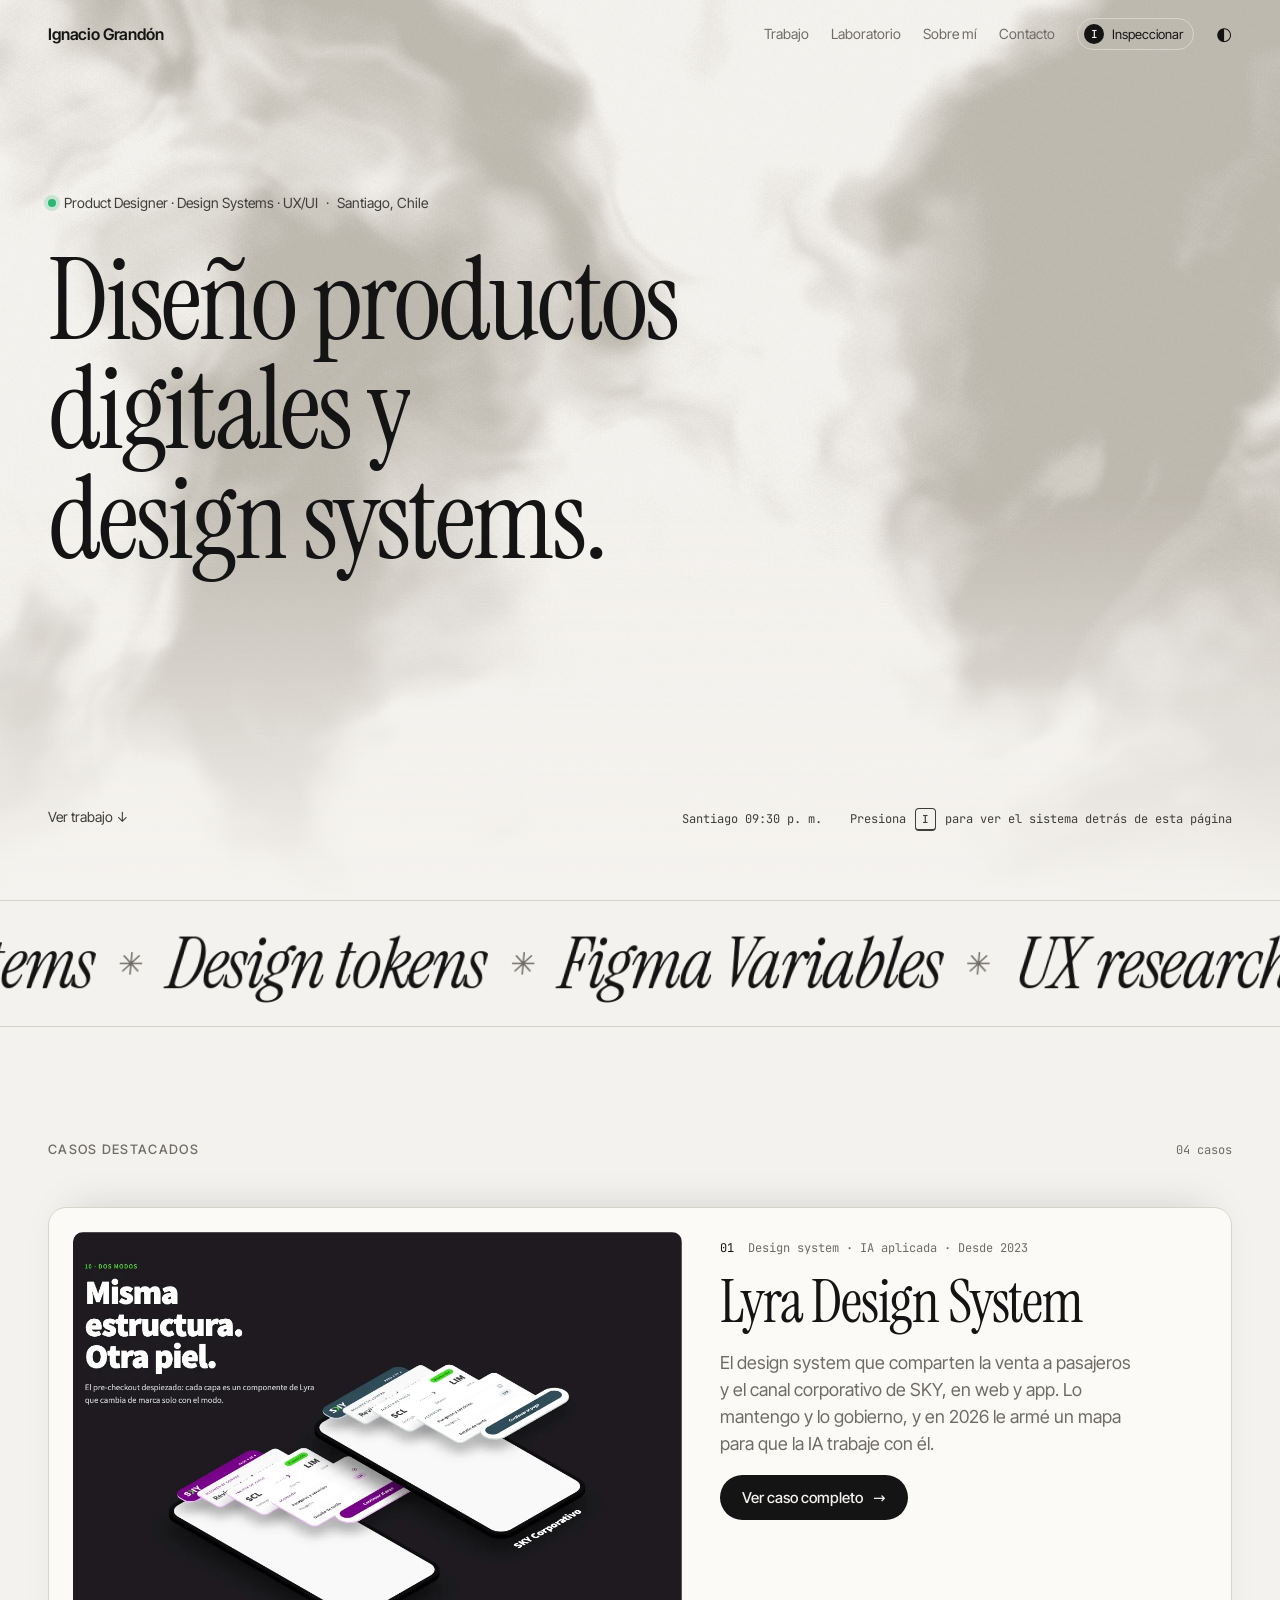
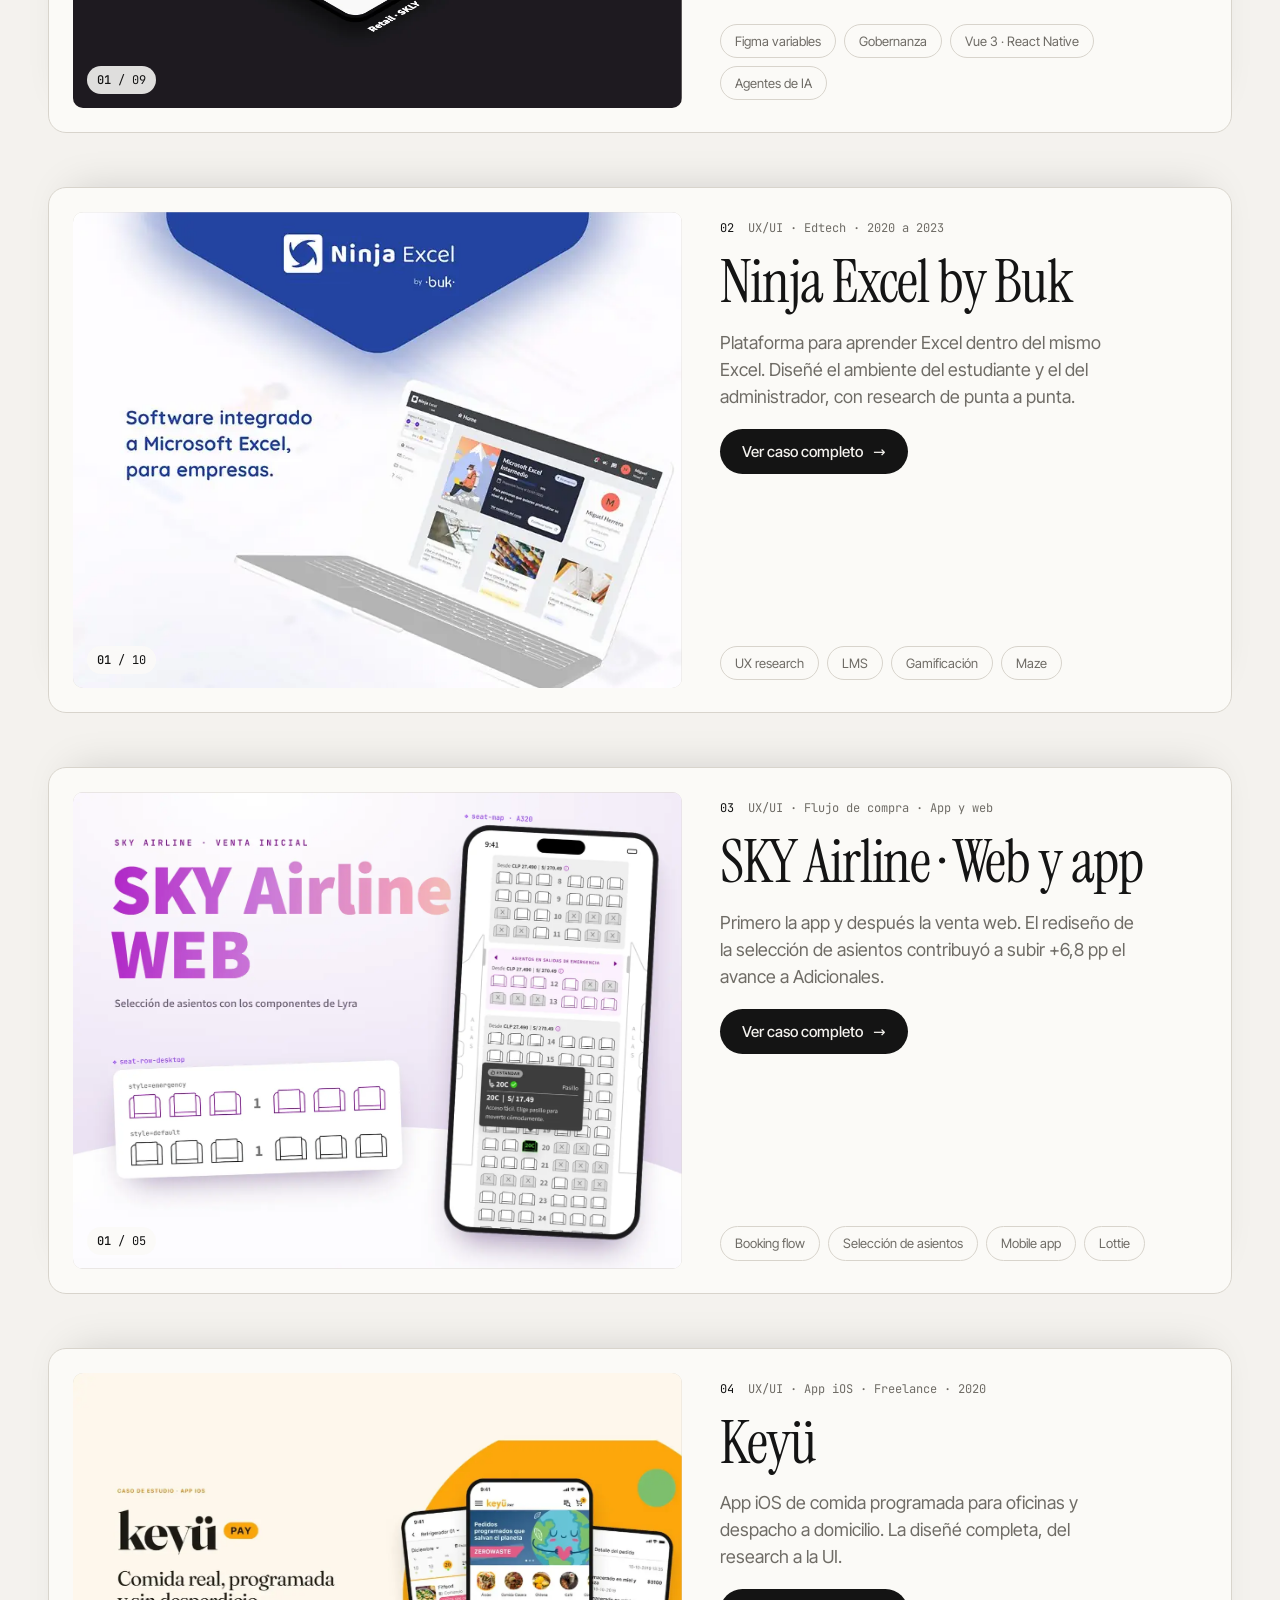
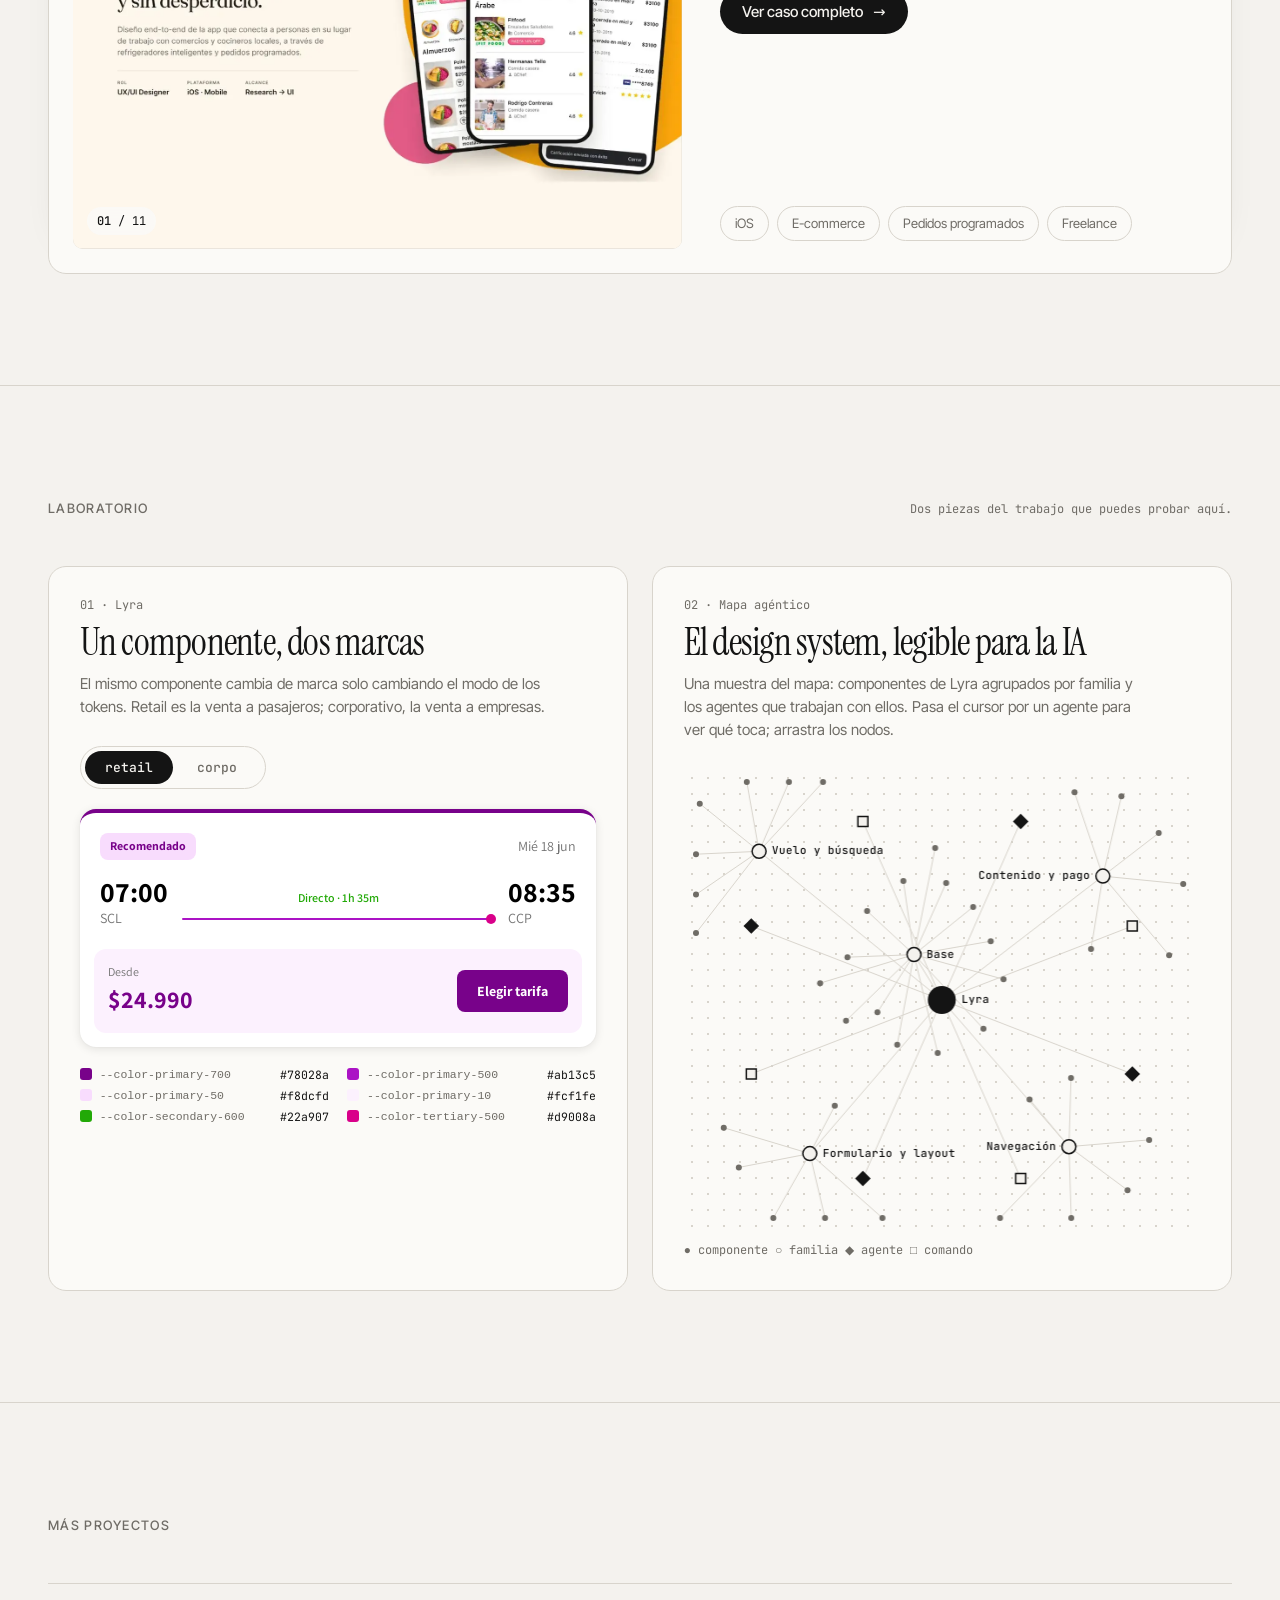
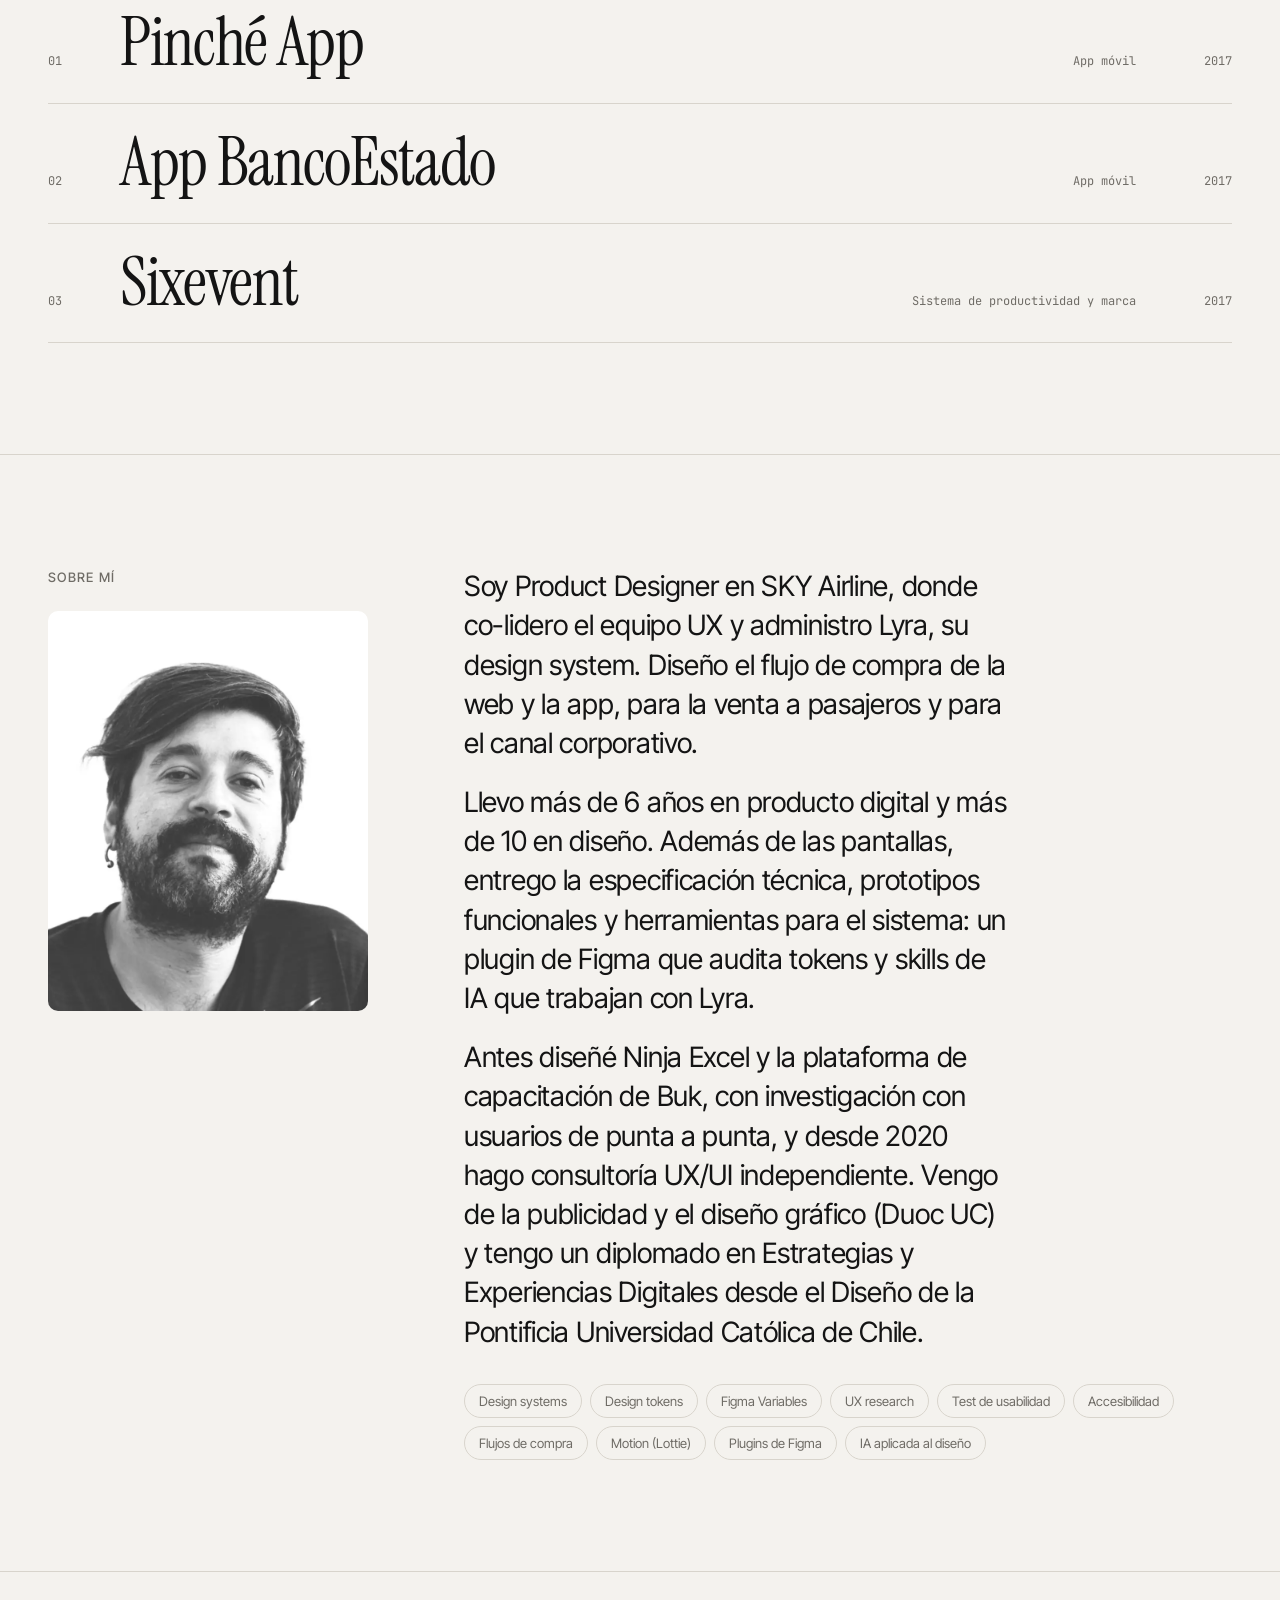
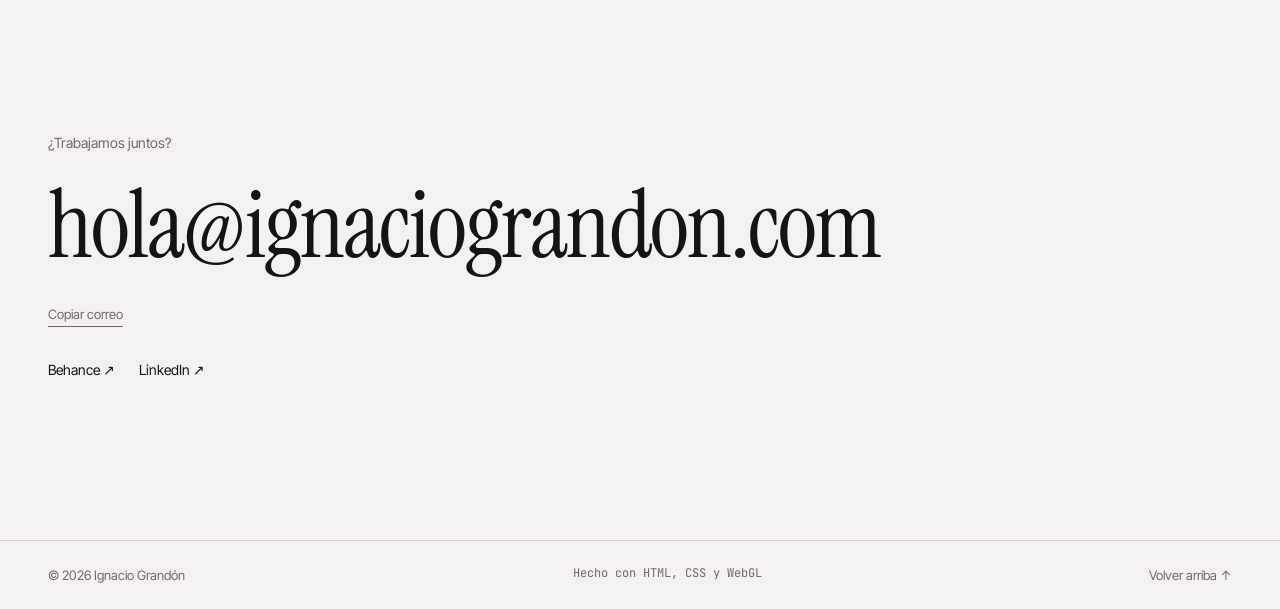
<file: index.html>
<!doctype html>
<html lang="es">
  <head>
    <meta charset="utf-8" />
    <meta name="viewport" content="width=device-width, initial-scale=1, viewport-fit=cover" />
    <title>Ignacio Grandón</title>
    <meta name="description" content="Portafolio de Ignacio Grandón, diseñador UX/UI y de design systems en Chile." />
    <!-- El contenido se pide apenas empieza a cargar la página, en paralelo con el CSS -->
    <script>
      window.PORTFOLIO_READY = fetch("content/portfolio.json").then((r) => {
        if (!r.ok) throw new Error("HTTP " + r.status);
        return r.json();
      });
    </script>
    <link rel="preload" href="assets/fonts/instrument-serif.woff2" as="font" type="font/woff2" crossorigin />
    <link rel="stylesheet" href="css/styles.css" />
  </head>
  <body>
    <header class="nav">
      <a href="#top" class="nav__brand" data-bind="name" data-magnetic></a>
      <nav class="nav__links">
        <a href="#work" data-magnetic>Trabajo</a>
        <a href="#lab" data-magnetic>Laboratorio</a>
        <a href="#about" data-magnetic>Sobre mí</a>
        <a href="#contact" data-magnetic>Contacto</a>
        <button class="inspect-toggle" type="button" aria-pressed="false" data-magnetic>
          <span class="inspect-toggle__key" aria-hidden="true">I</span><span class="inspect-toggle__label">Inspeccionar</span>
        </button>
        <button class="theme-toggle" type="button" aria-label="Cambiar tema" data-magnetic>◐</button>
      </nav>
    </header>

    <main id="top">
      <section class="hero">
        <canvas class="hero__bg" aria-hidden="true"></canvas>
        <p class="eyebrow">
          <span class="dot"></span>
          <span data-bind="role"></span> · <span data-bind="location"></span>
        </p>
        <h1 class="hero__title" data-bind="headline"></h1>
        <div class="hero__foot">
          <a href="#work" class="hero__scroll" data-magnetic>Ver trabajo ↓</a>
          <p class="hero__meta">
            <span>Santiago <time class="clock" id="clock">--:--</time></span>
            <span class="hero__hint">Presiona <kbd>I</kbd> para ver el sistema detrás de esta página</span>
          </p>
        </div>
      </section>

      <div class="marquee" aria-hidden="true">
        <div class="marquee__track" id="marquee"></div>
      </div>

      <section id="work" class="section">
        <div class="section__head">
          <h2>Casos destacados</h2>
          <p class="section__count" id="case-count"></p>
        </div>
        <div class="stack" id="featured"></div>
      </section>

      <section id="lab" class="section lab">
        <div class="section__head">
          <h2>Laboratorio</h2>
          <p class="section__note">Dos piezas del trabajo que puedes probar aquí.</p>
        </div>

        <div class="lab__grid">
          <article class="lab__item" id="modes">
            <header class="lab__head">
              <p class="lab__kicker">01 · Lyra</p>
              <h3 class="lab__title">Un componente, dos marcas</h3>
              <p class="lab__text">
                El mismo componente cambia de marca solo cambiando el modo de los tokens. Retail es la venta a
                pasajeros; corporativo, la venta a empresas.
              </p>
            </header>
            <div class="modes">
              <div class="modes__switch" role="group" aria-label="Modo de tokens">
                <button type="button" data-mode="retail" aria-pressed="true">retail</button>
                <button type="button" data-mode="corpo" aria-pressed="false">corpo</button>
                <span class="modes__thumb" aria-hidden="true"></span>
              </div>
              <div class="flight" data-mode="retail" id="flight">
                <div class="flight__top">
                  <span class="flight__badge">Recomendado</span>
                  <span class="flight__date">Mié 18 jun</span>
                </div>
                <div class="flight__route">
                  <div><b>07:00</b><span>SCL</span></div>
                  <div class="flight__line"><span>Directo · 1h 35m</span></div>
                  <div><b>08:35</b><span>CCP</span></div>
                </div>
                <div class="flight__bottom">
                  <div class="flight__price"><small>Desde</small><b>$24.990</b></div>
                  <button class="flight__cta" type="button">Elegir tarifa</button>
                </div>
              </div>
              <ul class="modes__tokens" id="mode-tokens"></ul>
            </div>
          </article>

          <article class="lab__item" id="graph-item">
            <header class="lab__head">
              <p class="lab__kicker">02 · Mapa agéntico</p>
              <h3 class="lab__title">El design system, legible para la IA</h3>
              <p class="lab__text">
                Una muestra del mapa: componentes de Lyra agrupados por familia y los agentes que trabajan con ellos.
                Pasa el cursor por un agente para ver qué toca; arrastra los nodos.
              </p>
            </header>
            <div class="graph">
              <canvas class="graph__canvas" id="graph" aria-label="Grafo de componentes de Lyra y agentes de IA" role="img"></canvas>
              <p class="graph__tip" id="graph-tip" aria-live="polite"></p>
            </div>
          </article>
        </div>
      </section>

      <section id="archive" class="section">
        <div class="section__head">
          <h2>Más proyectos</h2>
        </div>
        <ul class="list" id="projects"></ul>
        <div class="list__preview" aria-hidden="true"><img alt="" id="list-preview-img" /></div>
      </section>

      <section id="about" class="section about">
        <div class="about__aside">
          <h2>Sobre mí</h2>
          <img class="about__photo" src="assets/img/ignacio.webp" alt="Retrato de Ignacio Grandón" loading="lazy" />
        </div>
        <div class="about__body">
          <div id="about-text"></div>
          <ul class="tags" id="skills"></ul>
        </div>
      </section>

      <section id="contact" class="section contact">
        <p class="eyebrow">¿Trabajamos juntos?</p>
        <a class="contact__mail" id="mail" data-cursor="Escribir"></a>
        <button class="contact__copy" id="copy-mail" type="button">Copiar correo</button>
        <ul class="contact__links" id="links"></ul>
      </section>
    </main>

    <footer class="footer">
      <span>© <span id="year"></span> <span data-bind="name"></span></span>
      <span class="footer__built">Hecho con HTML, CSS y WebGL</span>
      <a href="#top">Volver arriba ↑</a>
    </footer>

    <!-- Capa del modo inspección (la dibuja js/inspect.js) -->
    <div class="inspect" aria-hidden="true">
      <div class="inspect__grid"></div>
      <div class="inspect__box"><span class="inspect__pad"></span></div>
      <div class="inspect__label"></div>
    </div>
    <div class="cursor" aria-hidden="true"><span class="cursor__label"></span></div>

    <script src="js/data.js"></script>
    <script src="js/main.js"></script>
    <script>
      // Lo que no hace falta para leer la portada (fondo animado, cursor, modo inspección,
      // laboratorio, ficha de proyecto) se pide recién cuando el contenido ya está en
      // pantalla, para que en redes lentas no le quite ancho de banda.
      window.PORTFOLIO_READY.then(() =>
        requestAnimationFrame(() =>
          ["js/hero-bg.js", "js/cursor.js", "js/inspect.js", "js/lab.js", "js/project-dialog.js"].forEach((src) => {
            const script = document.createElement("script");
            script.src = src;
            script.async = false;
            document.body.appendChild(script);
          })
        )
      );
    </script>
  </body>
</html>
</file>
<file: css/styles.css>
/* Fuentes alojadas en el sitio (subconjunto latino, licencia SIL OFL).
   Evitan abrir conexiones a otros dominios, que en redes lentas cuestan segundos. */
@font-face { font-family: "Inter Tight"; font-style: normal; font-weight: 400 600; font-display: swap; src: url("../assets/fonts/inter-tight.woff2") format("woff2"); unicode-range: U+0000-00FF, U+0131, U+0152-0153, U+02BB-02BC, U+02C6, U+02DA, U+02DC, U+0304, U+0308, U+0329, U+2000-206F, U+20AC, U+2122, U+2191, U+2193, U+2212, U+2215, U+FEFF, U+FFFD; }
@font-face { font-family: "Instrument Serif"; font-style: normal; font-weight: 400; font-display: swap; src: url("../assets/fonts/instrument-serif.woff2") format("woff2"); unicode-range: U+0000-00FF, U+0131, U+0152-0153, U+02BB-02BC, U+02C6, U+02DA, U+02DC, U+0304, U+0308, U+0329, U+2000-206F, U+20AC, U+2122, U+2191, U+2193, U+2212, U+2215, U+FEFF, U+FFFD; }
@font-face { font-family: "Instrument Serif"; font-style: italic; font-weight: 400; font-display: swap; src: url("../assets/fonts/instrument-serif-italic.woff2") format("woff2"); unicode-range: U+0000-00FF, U+0131, U+0152-0153, U+02BB-02BC, U+02C6, U+02DA, U+02DC, U+0304, U+0308, U+0329, U+2000-206F, U+20AC, U+2122, U+2191, U+2193, U+2212, U+2215, U+FEFF, U+FFFD; }
@font-face { font-family: "JetBrains Mono"; font-style: normal; font-weight: 400 500; font-display: swap; src: url("../assets/fonts/jetbrains-mono.woff2") format("woff2"); unicode-range: U+0000-00FF, U+0131, U+0152-0153, U+02BB-02BC, U+02C6, U+02DA, U+02DC, U+0304, U+0308, U+0329, U+2000-206F, U+20AC, U+2122, U+2191, U+2193, U+2212, U+2215, U+FEFF, U+FFFD; }
@font-face { font-family: "Assistant"; font-style: normal; font-weight: 400 700; font-display: swap; src: url("../assets/fonts/assistant.woff2") format("woff2"); unicode-range: U+0000-00FF, U+0131, U+0152-0153, U+02BB-02BC, U+02C6, U+02DA, U+02DC, U+0304, U+0308, U+0329, U+2000-206F, U+20AC, U+2122, U+2191, U+2193, U+2212, U+2215, U+FEFF, U+FFFD; }

/* Concepto: la página se comporta como un design system.
   Tokens arriba; todo lo demás se arma con ellos. El modo inspección (tecla I)
   deja ver la grilla, las cajas y los tokens que usa cada elemento. */
:root {
  --bg: #f4f2ee;
  --surface: #fbfaf7;
  --fg: #141414;
  --muted: #6f6c66;
  --line: #d8d4cc;
  --accent: #2f5bff;
  /* Rojo de redline, solo para el modo inspección (como las cotas en Figma) */
  --inspect: #f2452e;
  /* Duotono del hero: el fondo de la página y un gris más oscuro */
  --duo-a: #f4f2ee;
  --duo-b: #bdb8ae;
  --duo-muted: #3f3d39;
  --sans: "Inter Tight", system-ui, sans-serif;
  --serif: "Instrument Serif", Georgia, serif;
  --mono: "JetBrains Mono", ui-monospace, Menlo, monospace;
  --gutter: clamp(16px, 4vw, 48px);
  --ease-out: cubic-bezier(0.16, 1, 0.3, 1);
  color-scheme: light;
}

@media (prefers-color-scheme: dark) {
  :root:not([data-theme="light"]) {
    --bg: #111110;
    --surface: #191917;
    --fg: #ecebe7;
    --muted: #8d8a83;
    --line: #2a2926;
    --accent: #7d97ff;
    --inspect: #ff6a52;
    --duo-a: #111110;
    --duo-b: #1d1c1a;
    --duo-muted: #8d8a83;
    color-scheme: dark;
  }
}
:root[data-theme="dark"] {
  --bg: #111110;
  --surface: #191917;
  --fg: #ecebe7;
  --muted: #8d8a83;
  --line: #2a2926;
  --accent: #7d97ff;
  --inspect: #ff6a52;
  --duo-a: #111110;
  --duo-b: #1d1c1a;
  --duo-muted: #8d8a83;
  color-scheme: dark;
}

* { box-sizing: border-box; margin: 0; padding: 0; }
html { scroll-behavior: smooth; scroll-padding-top: 72px; }
body {
  background: var(--bg);
  color: var(--fg);
  font: 400 16px/1.55 var(--sans);
  -webkit-font-smoothing: antialiased;
  transition: background 0.3s, color 0.3s;
  overflow-x: hidden;
}
a { color: inherit; text-decoration: none; }
button { font: inherit; color: inherit; background: none; border: 0; cursor: pointer; }
img { max-width: 100%; }
:focus-visible { outline: 2px solid var(--fg); outline-offset: 3px; border-radius: 2px; }
::selection { background: var(--fg); color: var(--bg); }
kbd {
  font: 500 11px/1 var(--mono); padding: 3px 6px; border: 1px solid currentColor;
  border-bottom-width: 2px; border-radius: 4px;
}

/* ---------- Nav ---------- */
/* El header flota sobre el hero: transparente arriba del todo y con fondo
   al hacer scroll (main.js le pone .is-scrolled) */
.nav {
  position: fixed; top: env(safe-area-inset-top, 0px); left: 0; right: 0; z-index: 50;
  display: flex; justify-content: space-between; align-items: center;
  padding: 18px var(--gutter);
  background: transparent;
  transition: background-color 0.35s ease, backdrop-filter 0.35s ease, box-shadow 0.35s ease;
}
.nav.is-scrolled {
  background: color-mix(in srgb, var(--bg) 85%, transparent);
  -webkit-backdrop-filter: blur(10px);
  backdrop-filter: blur(10px);
  box-shadow: 0 1px 0 var(--line);
}
.nav__brand { font-weight: 600; letter-spacing: -0.01em; display: inline-block; transition: transform 0.4s var(--ease-out); }
.nav__links { display: flex; gap: 22px; align-items: center; font-size: 14px; }
.nav__links a, .nav__links button { display: inline-block; transition: transform 0.4s var(--ease-out), color 0.2s; }
.nav__links a { color: var(--muted); }
.nav__links a:hover { color: var(--fg); }
.theme-toggle { font-size: 18px; line-height: 1; }
.inspect-toggle {
  display: inline-flex !important; align-items: center; gap: 8px; font-size: 13px;
  padding: 5px 10px 5px 6px; border: 1px solid var(--line); border-radius: 999px;
}
.inspect-toggle__key {
  font: 500 11px/1 var(--mono); width: 20px; height: 20px; display: grid; place-items: center;
  border-radius: 50%; background: var(--fg); color: var(--bg);
}
.inspect-toggle[aria-pressed="true"] { border-color: var(--inspect); color: var(--inspect); }
.inspect-toggle[aria-pressed="true"] .inspect-toggle__key { background: var(--inspect); color: #fff; }

/* ---------- Hero ---------- */
.hero {
  position: relative; isolation: isolate; overflow: hidden;
  display: flex; flex-direction: column; justify-content: center; gap: 32px;
  min-height: min(100svh, 980px);
  padding: clamp(110px, 15vw, 200px) var(--gutter) clamp(40px, 6vw, 72px);
  /* Respaldo sin WebGL: un foco gris que sigue al mouse */
  background:
    radial-gradient(circle at var(--mx, 72%) var(--my, 30%), var(--duo-b), transparent 55%),
    var(--duo-a);
}
.hero__bg { position: absolute; inset: 0; z-index: -1; width: 100%; height: 100%; display: block; }
/* Degradado inferior: el fondo animado se disuelve en el color de la página */
.hero::after {
  content: ""; position: absolute; inset: auto 0 0 0; height: 45%; z-index: -1; pointer-events: none;
  background: linear-gradient(to bottom, transparent, var(--bg));
}
.eyebrow { display: flex; align-items: center; gap: 8px; font-size: 14px; color: var(--muted); }
.hero .eyebrow, .hero__scroll, .hero__meta { color: var(--duo-muted); }
.dot {
  width: 8px; height: 8px; border-radius: 50%;
  background: #2bb673; box-shadow: 0 0 0 4px color-mix(in srgb, #2bb673 20%, transparent);
  animation: pulse 2.4s ease-in-out infinite;
}
@keyframes pulse { 50% { box-shadow: 0 0 0 7px color-mix(in srgb, #2bb673 0%, transparent); } }
.hero__title {
  max-width: 15ch;
  font: 400 clamp(48px, 9vw, 148px)/0.95 var(--serif);
  letter-spacing: -0.025em;
  text-wrap: balance;
}
/* Cada palabra cambia a itálica al pasar el cursor */
.hero__title .w { display: inline-block; overflow: hidden; vertical-align: top; padding-bottom: 0.14em; margin-bottom: -0.14em; }
.hero__title .w > span { display: inline-block; }
.hero__title .w:hover > span { font-style: italic; }
.hero__foot { display: flex; justify-content: space-between; align-items: flex-end; gap: 24px; flex-wrap: wrap; margin-top: auto; }
.hero__scroll { font-size: 14px; }
.hero__scroll:hover { color: var(--fg); }
.hero__meta { display: flex; gap: 28px; font: 400 12px/1.4 var(--mono); flex-wrap: wrap; }
.clock { font-variant-numeric: tabular-nums; }
.hero__hint kbd { margin: 0 2px; }

/* ---------- Marquee ---------- */
.marquee { overflow: hidden; padding: 28px 0; border-block: 1px solid var(--line); }
.marquee__track { display: flex; width: max-content; will-change: transform; }
.marquee__group { display: flex; align-items: center; flex: none; }
.marquee__group span { font: italic 400 clamp(36px, 5.4vw, 80px)/1 var(--serif); padding: 0 0.35em; white-space: nowrap; letter-spacing: -0.02em; }
.marquee__group i { font-style: normal; font-size: clamp(18px, 2.4vw, 32px); color: var(--muted); }

/* ---------- Sections ---------- */
.section { position: relative; padding: 112px var(--gutter); }
.section::before {
  content: ""; position: absolute; top: -1px; left: 0; right: 0; height: 1px;
  background: var(--line); transform-origin: left; transition: transform 1.4s var(--ease-out);
}
.marquee + .section::before { display: none; }
.section h2 { font-size: 13px; font-weight: 500; color: var(--muted); text-transform: uppercase; letter-spacing: 0.1em; }
.section__head { display: flex; justify-content: space-between; align-items: baseline; gap: 16px; margin-bottom: 48px; }
.section__count, .section__note { font: 400 12px var(--mono); color: var(--muted); }

/* ---------- Casos: tarjetas apiladas ---------- */
.stack { display: grid; gap: 6vh; }
.card {
  position: sticky; top: calc(84px + var(--i) * 14px);
  transform-origin: 50% 0;
  transform: scale(calc(1 - var(--cover, 0) * 0.06));
}
.card__inner {
  display: grid; grid-template-columns: minmax(0, 1.25fr) minmax(0, 1fr); gap: clamp(24px, 3vw, 48px);
  padding: clamp(16px, 2vw, 24px);
  background: var(--surface); border: 1px solid var(--line); border-radius: 18px;
  box-shadow: 0 -18px 40px -24px rgba(0, 0, 0, 0.18);
  filter: brightness(calc(1 - var(--cover, 0) * 0.18));
}
.card__media {
  position: relative; overflow: hidden; border-radius: 10px; background: var(--line);
  aspect-ratio: 808 / 632; align-self: start; cursor: pointer;
}
.card__media img {
  position: absolute; inset: 0; width: 100%; height: 100%; object-fit: cover; object-position: 50% 0;
  clip-path: inset(0 0 0 100%);
}
.card__media img.is-leaving { clip-path: inset(0); z-index: 1; }
.card__media img.is-active {
  clip-path: inset(0); z-index: 2;
  transition: clip-path 0.9s var(--ease-out), transform 1.4s var(--ease-out);
}
.card__media:hover img.is-active { transform: scale(1.025); }
.card__counter {
  position: absolute; left: 14px; bottom: 14px; z-index: 3;
  font: 400 12px var(--mono); padding: 6px 10px; border-radius: 999px;
  background: color-mix(in srgb, var(--surface) 88%, transparent); backdrop-filter: blur(6px);
}
.card__counter b { font-weight: 500; }
.card__info { display: flex; flex-direction: column; gap: 18px; min-width: 0; padding: 8px 8px 8px 0; }
.card__meta { display: flex; gap: 14px; font: 400 12px var(--mono); color: var(--muted); }
.card__meta span { color: var(--fg); }
.card__title { font: 400 clamp(38px, 4.6vw, 68px)/0.98 var(--serif); letter-spacing: -0.02em; text-wrap: balance; }
.card__summary { color: var(--muted); font-size: clamp(17px, 1.4vw, 20px); line-height: 1.5; max-width: 42ch; }
.card__more {
  align-self: flex-start; display: inline-flex; align-items: center; gap: 10px;
  font: 500 15px var(--sans); color: var(--bg); background: var(--fg);
  border: 0; border-radius: 999px; padding: 13px 22px; cursor: pointer;
  transition: transform 0.4s var(--ease-out), opacity 0.2s;
}
.card__more span { transition: transform 0.4s var(--ease-out); }
.card__more:hover span { transform: translateX(4px); }
.card__more:focus-visible { outline: 2px solid var(--fg); outline-offset: 3px; }
.card__foot { margin-top: auto; display: flex; flex-wrap: wrap; align-items: center; justify-content: space-between; gap: 16px; }
.card__foot .tags { margin: 0; }

.tags { list-style: none; display: flex; flex-wrap: wrap; gap: 8px; margin-top: 32px; }
.tags li { padding: 6px 14px; border: 1px solid var(--line); border-radius: 999px; font-size: 13px; color: var(--muted); }

/* ---------- Laboratorio ---------- */
.lab__grid { display: grid; grid-template-columns: 1fr 1fr; gap: 24px; }
.lab__item {
  display: flex; flex-direction: column; gap: 28px;
  padding: clamp(20px, 2.4vw, 32px); background: var(--surface);
  border: 1px solid var(--line); border-radius: 18px; min-width: 0;
}
.lab__head { display: grid; gap: 10px; }
.lab__kicker { font: 400 12px var(--mono); color: var(--muted); }
.lab__title { font: 400 clamp(30px, 3vw, 44px)/1 var(--serif); letter-spacing: -0.02em; }
.lab__text { color: var(--muted); font-size: 15px; max-width: 52ch; }

/* Switch de modos */
.modes { display: grid; gap: 20px; }
.modes__switch {
  position: relative; display: inline-grid; grid-template-columns: 1fr 1fr; justify-self: start;
  padding: 4px; border: 1px solid var(--line); border-radius: 999px; font: 500 13px var(--mono);
}
.modes__switch button { position: relative; z-index: 1; padding: 8px 20px; border-radius: 999px; color: var(--muted); transition: color 0.3s; }
.modes__switch button[aria-pressed="true"] { color: var(--bg); }
.modes__thumb {
  position: absolute; top: 4px; bottom: 4px; left: 4px; width: calc(50% - 4px);
  border-radius: 999px; background: var(--fg); transition: transform 0.55s var(--ease-out);
}
.modes__switch[data-mode="corpo"] .modes__thumb { transform: translateX(100%); }

/* Componente de vuelo hecho con los tokens de Lyra (fuente Assistant, como en el sistema) */
.flight {
  --t: 0.6s;
  font-family: "Assistant", var(--sans);
  background: #fff; color: #3c3c3c; border-radius: 16px; padding: 20px;
  box-shadow: 0 2px 10px rgba(0, 0, 0, 0.1), 0 0 2px rgba(0, 0, 0, 0.05);
  border-top: 4px solid var(--color-primary-700);
  display: grid; gap: 18px;
  transition: border-color var(--t);
}
.flight__top { display: flex; justify-content: space-between; align-items: center; font-size: 14px; }
.flight__badge {
  font-weight: 700; font-size: 12px; padding: 4px 10px; border-radius: 8px;
  background: var(--color-primary-50); color: var(--color-primary-700);
  transition: background var(--t), color var(--t);
}
.flight__date { color: #747474; }
.flight__route { display: grid; grid-template-columns: auto 1fr auto; align-items: center; gap: 14px; }
.flight__route b { display: block; font-size: 28px; line-height: 1; color: #000; font-weight: 700; }
.flight__route span { font-size: 14px; color: #747474; }
.flight__line { position: relative; text-align: center; padding-bottom: 14px; }
.flight__line::before {
  content: ""; position: absolute; left: 0; right: 0; bottom: 4px; height: 2px;
  background: var(--color-primary-500); border-radius: 2px; transition: background var(--t);
}
.flight__line::after {
  content: ""; position: absolute; right: -2px; bottom: 0; width: 10px; height: 10px; border-radius: 50%;
  background: var(--color-tertiary-500); transition: background var(--t);
}
.flight__line span { font-size: 12px; color: var(--color-secondary-600); font-weight: 600; transition: color var(--t); }
.flight__bottom {
  display: flex; justify-content: space-between; align-items: center;
  padding: 14px; margin: 0 -6px -6px; border-radius: 12px;
  background: var(--color-primary-10); transition: background var(--t);
}
.flight__price small { display: block; font-size: 12px; color: #747474; }
.flight__price b { font-size: 24px; color: var(--color-primary-700); transition: color var(--t); }
.flight__cta {
  font: 700 14px "Assistant", var(--sans); color: #fff; padding: 12px 20px; border-radius: 8px;
  background: var(--color-primary-700); transition: background var(--t), transform 0.3s var(--ease-out);
}
.flight__cta:hover { background: var(--color-primary-500); }
.flight__cta:active { transform: scale(0.97); }
.modes__tokens { list-style: none; display: grid; grid-template-columns: 1fr 1fr; gap: 6px 18px; font: 400 11.5px var(--mono); }
.modes__tokens li { display: grid; grid-template-columns: 12px 1fr auto; align-items: center; gap: 8px; min-width: 0; }
.modes__tokens i { width: 12px; height: 12px; border-radius: 3px; transition: background 0.6s; }
.modes__tokens code { overflow: hidden; text-overflow: ellipsis; white-space: nowrap; color: var(--muted); }
.modes__tokens li.is-changed span { animation: flash 0.8s var(--ease-out); }
@keyframes flash { from { color: var(--inspect); } }

/* Grafo */
.graph { position: relative; display: grid; gap: 12px; flex: 1; }
.graph__canvas {
  width: 100%; height: clamp(320px, 38vw, 460px); display: block; touch-action: none;
  border-radius: 12px; background:
    radial-gradient(circle, var(--line) 1px, transparent 1.2px) 0 0 / 16px 16px;
}
.graph__tip { font: 400 12px var(--mono); color: var(--muted); min-height: 1.5em; }
.graph__tip:empty::before { content: "● componente   ○ familia   ◆ agente   □ comando"; }

/* ---------- Más proyectos: lista ---------- */
.list { list-style: none; border-top: 1px solid var(--line); }
.row {
  display: grid; grid-template-columns: 48px 1fr auto 72px; align-items: baseline; gap: 24px;
  padding: 26px 0; border-bottom: 1px solid var(--line);
  transition: opacity 0.4s;
}
.row__n, .row__cat, .row__year { font: 400 12px var(--mono); color: var(--muted); }
.row__year { text-align: right; }
.row__title {
  font: 400 clamp(34px, 5.2vw, 76px)/1 var(--serif); letter-spacing: -0.02em;
  transition: transform 0.6s var(--ease-out), font-style 0s;
}
.row__thumb { display: none; }
.list.is-hovering .row:not(.is-hover) { opacity: 0.28; }
.row.is-hover .row__title { transform: translateX(16px); font-style: italic; }
.list__preview {
  position: fixed; left: 0; top: 0; z-index: 40; pointer-events: none;
  width: 340px; aspect-ratio: 808 / 632; margin: -132px 0 0 0;
}
.list__preview img {
  width: 100%; height: 100%; object-fit: cover; border-radius: 10px; display: block;
  transform: scale(0.6); opacity: 0;
  transition: transform 0.5s var(--ease-out), opacity 0.3s;
}
.list__preview.is-on img { transform: scale(1); opacity: 1; }
.list__preview img:not([src]) { display: none; }

/* ---------- About ---------- */
.about { display: grid; grid-template-columns: 1fr 2fr; gap: 32px; }
.about__aside { display: grid; gap: 24px; align-content: start; }
.about__photo { width: 100%; max-width: 320px; aspect-ratio: 4 / 5; object-fit: cover; border-radius: 10px; filter: grayscale(1); }
.about__body p { font-size: clamp(20px, 2.2vw, 28px); line-height: 1.4; letter-spacing: -0.01em; margin-bottom: 20px; max-width: 34ch; }

/* ---------- Contacto ---------- */
.contact { padding-block: 160px; }
.contact__mail {
  display: inline-block; margin: 24px 0 40px;
  font: 400 clamp(32px, 7.4vw, 120px)/1 var(--serif);
  letter-spacing: -0.02em; word-break: break-word;
}
.contact__mail span { display: inline-block; white-space: pre; }
.contact__mail:hover span { animation: wave 0.7s var(--ease-out) calc(var(--i) * 22ms); font-style: italic; }
@keyframes wave { 40% { transform: translateY(-0.12em); } }
.contact__copy {
  display: block; margin: -8px 0 32px; font-size: 13px; color: var(--muted);
  border-bottom: 1px solid currentColor; padding-bottom: 1px;
}
.contact__copy:hover { color: var(--fg); }
.contact__links { list-style: none; display: flex; gap: 24px; font-size: 14px; }
.contact__links a { display: inline-block; transition: transform 0.4s var(--ease-out); }

.footer {
  display: flex; justify-content: space-between; gap: 16px; flex-wrap: wrap;
  padding: 24px var(--gutter); border-top: 1px solid var(--line);
  font-size: 13px; color: var(--muted);
}
.footer__built { font: 400 12px var(--mono); }

/* ---------- Cursor propio ---------- */
html.has-cursor, html.has-cursor * { cursor: none !important; }
.cursor {
  position: fixed; left: 0; top: 0; z-index: 100; pointer-events: none;
  width: 0; height: 0; opacity: 0; transition: opacity 0.3s;
}
.cursor.is-on { opacity: 1; }
.cursor::before {
  content: ""; position: absolute; left: 0; top: 0; width: 10px; height: 10px; border-radius: 50%;
  background: var(--fg); transform: translate(-50%, -50%);
  transition: width 0.35s var(--ease-out), height 0.35s var(--ease-out), background 0.3s, border-color 0.3s;
  border: 1px solid transparent;
}
.cursor.is-link::before { width: 44px; height: 44px; background: transparent; border-color: var(--fg); }
.cursor.is-down::before { width: 6px; height: 6px; }
.cursor__label {
  position: absolute; left: 0; top: 0; transform: translate(-50%, -50%) scale(0.4); opacity: 0;
  font: 500 12px var(--mono); white-space: nowrap; padding: 10px 14px; border-radius: 999px;
  background: var(--fg); color: var(--bg);
  transition: transform 0.4s var(--ease-out), opacity 0.25s;
}
.cursor.is-label::before { width: 0; height: 0; }
.cursor.is-label .cursor__label { transform: translate(-50%, -50%) scale(1); opacity: 1; }

/* ---------- Modo inspección ---------- */
.inspect { position: fixed; inset: 0; z-index: 90; pointer-events: none; display: none; }
html.is-inspecting .inspect { display: block; }
html.is-inspecting.has-cursor, html.is-inspecting.has-cursor * { cursor: crosshair !important; }
html.is-inspecting .cursor { display: none; }
.inspect__grid {
  position: absolute; inset: 0; padding: 0 var(--gutter);
  display: grid; grid-template-columns: repeat(12, 1fr); gap: 24px;
  animation: grid-in 0.6s var(--ease-out);
}
.inspect__grid span {
  background: color-mix(in srgb, var(--inspect) 7%, transparent);
  border-inline: 1px solid color-mix(in srgb, var(--inspect) 22%, transparent);
}
@keyframes grid-in { from { clip-path: inset(0 0 100% 0); } to { clip-path: inset(0); } }
.inspect__box, .inspect__label { position: absolute; left: 0; top: 0; opacity: 0; }
.inspect.has-target .inspect__box, .inspect.has-target .inspect__label { opacity: 1; }
.inspect__box {
  outline: 1px solid var(--inspect); background: color-mix(in srgb, var(--inspect) 9%, transparent);
  transition: transform 0.18s var(--ease-out), width 0.18s var(--ease-out), height 0.18s var(--ease-out);
}
.inspect__pad { position: absolute; outline: 1px dashed var(--inspect); }
.inspect__label {
  display: grid; gap: 4px; min-width: 220px; max-width: 320px;
  padding: 10px 12px; border-radius: 8px; background: #141414; color: #f4f2ee;
  font: 400 11px/1.4 var(--mono); box-shadow: 0 10px 30px rgba(0, 0, 0, 0.25);
  transition: transform 0.18s var(--ease-out);
}
.inspect__label div { display: flex; justify-content: space-between; gap: 14px; }
.inspect__label b { color: #ff8a75; font-weight: 500; }
.inspect__label em { font-style: normal; color: #9a968e; }
.inspect__label span { display: inline-flex; align-items: center; gap: 6px; text-align: right; }
.inspect__label i { width: 10px; height: 10px; border-radius: 2px; border: 1px solid rgba(255, 255, 255, 0.3); }
.inspect::after {
  content: "Modo inspección · 12 columnas · Esc para salir";
  position: fixed; left: 50%; bottom: 20px; transform: translateX(-50%);
  font: 500 12px var(--mono); padding: 10px 16px; border-radius: 999px;
  background: var(--inspect); color: #fff; white-space: nowrap;
}

/* ---------- Animaciones de aparición ----------
   Solo se ocultan los elementos que están fuera de pantalla al cargar
   (clase .is-pending, la pone main.js); el resto se ve desde el primer cuadro. */
.hero__title .w > span { animation: word-in 1s var(--ease-out) both; animation-delay: calc(120ms + var(--i) * 70ms); }
.hero .eyebrow, .hero__foot { animation: fade-up 0.9s var(--ease-out) both; }
.hero .eyebrow { animation-delay: 40ms; }
.hero__foot { animation-delay: 700ms; }
.nav { animation: fade-down 0.8s var(--ease-out) both; }
@keyframes word-in { from { transform: translateY(105%); } to { transform: none; } }
@keyframes fade-up { from { opacity: 0; transform: translateY(14px); } to { opacity: 1; transform: none; } }
@keyframes fade-down { from { opacity: 0; transform: translateY(-10px); } to { opacity: 1; transform: none; } }

.reveal { transition: opacity 0.9s var(--ease-out), transform 0.9s var(--ease-out); transition-delay: var(--d, 0ms); }
.reveal.is-pending { opacity: 0; transform: translateY(32px); }
.reveal-img { transition: clip-path 1.2s var(--ease-out); transition-delay: var(--d, 0ms); }
.reveal-img.is-pending { clip-path: inset(100% 0 0 0); }
.section.is-pending::before { transform: scaleX(0); }

@media (prefers-reduced-motion: reduce) {
  html { scroll-behavior: auto; }
  .hero__title .w > span, .hero .eyebrow, .hero__foot, .nav, .dot, .inspect__grid { animation: none; }
  .reveal, .reveal-img, .section::before, .card__media img.is-active { transition: none; }
  .contact__mail:hover span { animation: none; }
  .card { transform: none; }
  .card__inner { filter: none; }
}

/* ---------- Responsive ---------- */
@media (max-width: 1000px) {
  .card { position: relative; top: 0; transform: none; }
  .card__inner { grid-template-columns: 1fr; min-height: 0; filter: none; }
  .lab__grid { grid-template-columns: 1fr; }
}
@media (max-width: 720px) {
  .nav__links { gap: 12px; }
  .nav__links > a:not([href="#contact"]), .inspect-toggle__label { display: none; }
  .inspect-toggle { padding: 4px; }
  .hero__hint { display: none; }
  .section { padding-block: 72px; }
  .section__head { margin-bottom: 32px; }
  .stack { gap: 20px; }
  .row { grid-template-columns: 1fr 88px; grid-template-rows: auto auto; gap: 6px 16px; padding: 18px 0; align-items: center; }
  .row__n, .row__year { display: none; }
  .row__title { grid-column: 1; }
  .row__cat { grid-column: 1; grid-row: 2; }
  .row__thumb { display: block; grid-column: 2; grid-row: 1 / 3; width: 88px; aspect-ratio: 808 / 632; object-fit: cover; border-radius: 6px; }
  .modes__tokens { grid-template-columns: 1fr; }
  .about { grid-template-columns: 1fr; }
  .about__photo { max-width: 240px; }
  .inspect__grid { grid-template-columns: repeat(4, 1fr); gap: 16px; }
  .inspect__grid span:nth-child(n + 5) { display: none; }
  .inspect::after { content: "Modo inspección · toca un elemento"; }
}
</file>
